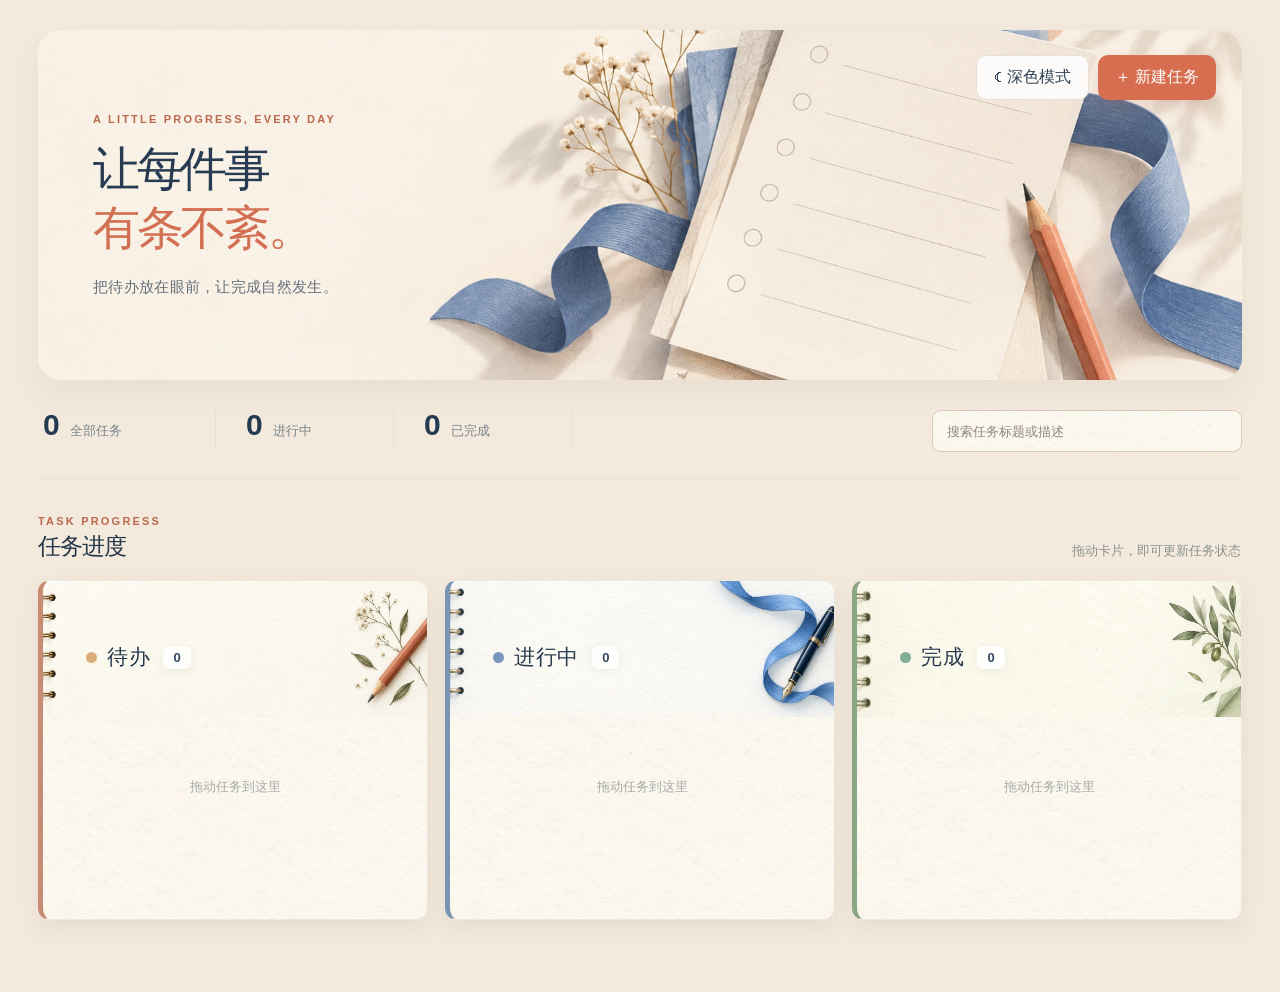
<file: index.html>
<!doctype html>
<html lang="zh-CN">
<head>
  <meta charset="UTF-8" />
  <meta name="viewport" content="width=device-width, initial-scale=1" />
  <title>任务看板</title>
  <link rel="stylesheet" href="./style.css?v=20260922-6" />
</head>
<body>
  <div class="app">
    <header class="topbar">
      <img class="hero-art" src="./assets/task-hero.png" alt="" aria-hidden="true" />
      <div class="hero-content"><p class="eyebrow">A LITTLE PROGRESS, EVERY DAY</p><h1>让每件事<br><em>有条不紊。</em></h1><p class="subtitle">把待办放在眼前，让完成自然发生。</p></div>
      <div class="header-actions"><button id="theme-toggle" class="quiet" type="button" aria-label="切换深色模式">☾ 深色模式</button><button id="add-task" class="primary" type="button">＋ 新建任务</button></div>
    </header>
    <main>
      <section class="summary" aria-label="任务概览"><div><strong id="total-count">0</strong><span>全部任务</span></div><div><strong id="active-count">0</strong><span>进行中</span></div><div><strong id="done-count">0</strong><span>已完成</span></div><input id="task-search" class="task-search" type="search" aria-label="搜索任务" placeholder="搜索任务标题或描述" autocomplete="off" /></section>
      <div class="board-heading"><div><p class="section-kicker">TASK PROGRESS</p><h2>任务进度</h2></div><p>拖动卡片，即可更新任务状态</p></div><div class="board" id="board"></div>
    </main>
  </div>
  <dialog id="task-dialog"><form id="task-form" method="dialog"><div class="dialog-head"><h2 id="dialog-title">新建任务</h2><button id="close-dialog" class="icon" type="button" aria-label="关闭">×</button></div><label>任务标题 <span class="required">*</span><input id="task-title" maxlength="100" required placeholder="例如：完成课堂实践演示" /></label><label>描述 <span class="optional">选填</span><textarea id="task-description" rows="4" maxlength="500" placeholder="补充任务内容"></textarea></label><div class="form-row"><label>状态<select id="task-status"><option value="todo">待办</option><option value="doing">进行中</option><option value="done">完成</option></select></label><label>优先级<select id="task-priority"><option value="medium">中</option><option value="high">高</option><option value="low">低</option></select></label></div><div class="dialog-actions"><button id="cancel-dialog" class="quiet" type="button">取消</button><button class="primary" type="submit">保存任务</button></div></form></dialog>
  <script src="./script.js?v=20260922-6" defer></script>
</body>
</html>
</file>
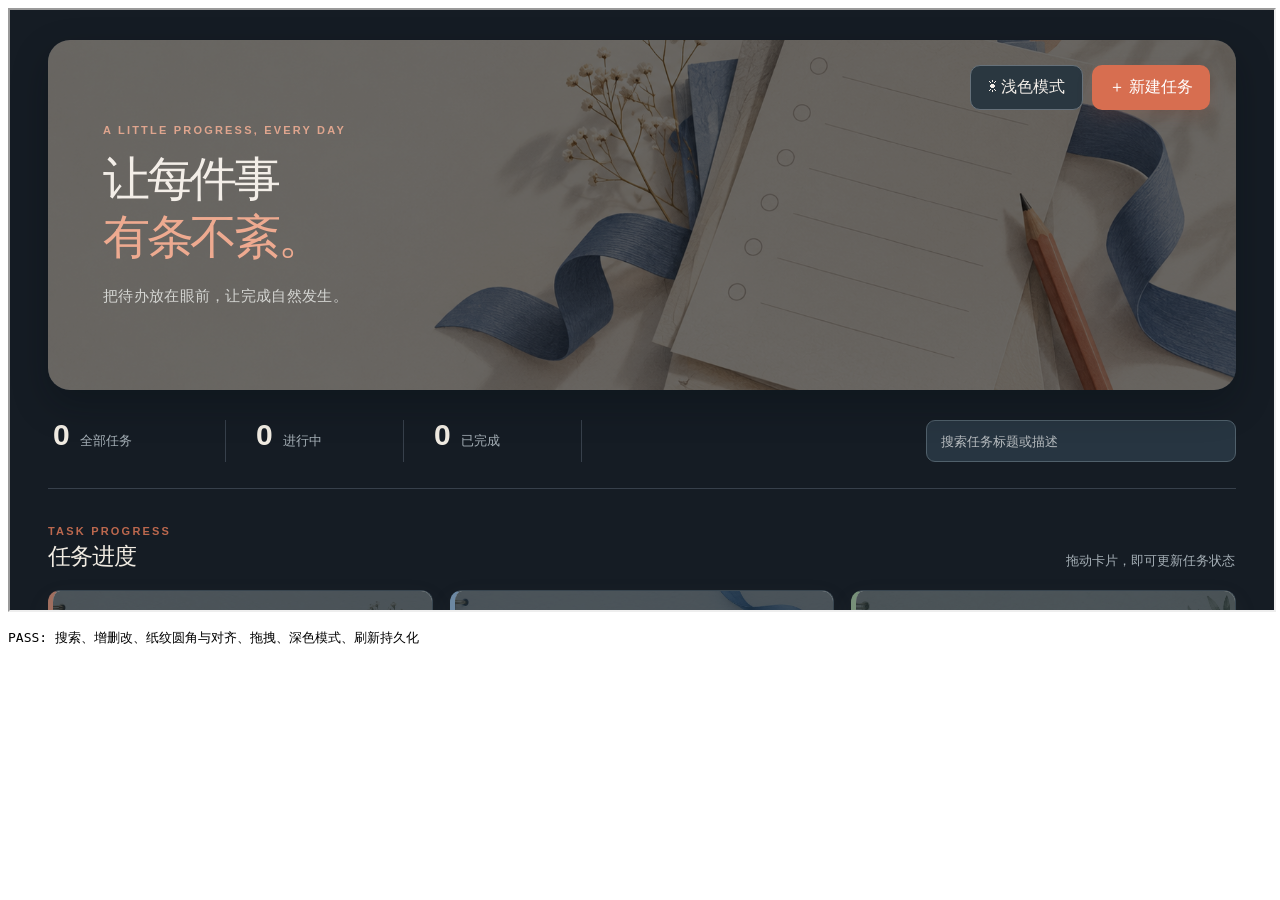
<file: tests/browser-smoke.html>
<!doctype html><meta charset="utf-8"><title>Browser smoke test</title>
<iframe id="app" src="../index.html" style="width:100%;height:600px"></iframe>
<pre id="result">RUNNING</pre>
<script>
const frame = document.querySelector('#app');
let phase = 0;
frame.addEventListener('load', () => {
  const w = frame.contentWindow, d = w.document;
  const check = (ok, message) => { if (!ok) throw Error(message); };
  try {
    if (phase === 0) {
      w.localStorage.clear();
      d.querySelector('#add-task').click();
      d.querySelector('#task-title').value = '测试任务';
      d.querySelector('#task-description').value = '测试描述';
      d.querySelector('#task-priority').value = 'high';
      d.querySelector('#task-form').requestSubmit();
      check(d.querySelector('#total-count').textContent === '1', '新增任务');
      check(d.querySelector('.priority').textContent === '高优先级', '优先级');
      check(d.querySelector('.card').classList.contains('priority-high'), '整卡优先级颜色');
      const firstCard = d.querySelector('.card');
      check(w.getComputedStyle(firstCard).borderTopLeftRadius === '10px', '圆角纸纹卡片');
      check(w.getComputedStyle(firstCard).backgroundImage.includes('card-high-paper.webp'), '任务卡纸纹');
      const textLefts = [firstCard.querySelector('.priority'), firstCard.querySelector('h3'), firstCard.querySelector('p')].map(el => el.getBoundingClientRect().left);
      check(Math.max(...textLefts) - Math.min(...textLefts) < 1, '优先级标题描述左对齐');
      d.querySelector('.card').click();
      check(d.querySelector('.card').classList.contains('actions-visible'), '点击卡片显示操作');
      d.querySelector('.card-actions button').click();
      d.querySelector('#task-title').value = '已编辑任务';
      d.querySelector('#task-form').requestSubmit();
      check(d.querySelector('.card h3').textContent === '已编辑任务', '编辑任务');
      const search = d.querySelector('#task-search');
      search.value = '不存在'; search.dispatchEvent(new Event('input', {bubbles:true}));
      check(!d.querySelector('.card') && d.querySelector('.empty').textContent === '没有匹配的任务', '无搜索结果');
      check(d.querySelector('#total-count').textContent === '1', '搜索不改变总数');
      search.value = '测试描述'; search.dispatchEvent(new Event('input', {bubbles:true}));
      check(d.querySelector('.card h3')?.textContent === '已编辑任务', '描述搜索');
      search.value = '已编辑'; search.dispatchEvent(new Event('input', {bubbles:true}));
      check(d.querySelector('.card h3')?.textContent === '已编辑任务', '标题搜索');
      search.value = ''; search.dispatchEvent(new Event('input', {bubbles:true}));
      const card = d.querySelector('.card');
      const transfer = new DataTransfer();
      card.dispatchEvent(new DragEvent('dragstart', {bubbles:true,dataTransfer:transfer}));
      d.querySelector('.column.doing').dispatchEvent(new DragEvent('drop', {bubbles:true,dataTransfer:transfer}));
      check(d.querySelector('.column.doing .card h3')?.textContent === '已编辑任务', '拖拽改状态');
      d.querySelector('#theme-toggle').click();
      check(d.body.classList.contains('dark'), '深色模式');
      phase = 1; w.location.reload();
    } else {
      check(d.querySelector('.column.doing .card h3')?.textContent === '已编辑任务', '刷新后任务保留');
      check(d.body.classList.contains('dark'), '刷新后主题保留');
      w.confirm = () => true;
      d.querySelector('.card').click();
      check(d.querySelector('.card').classList.contains('actions-visible'), '刷新后卡片操作');
      d.querySelector('.card-actions .delete').click();
      check(d.querySelector('#total-count').textContent === '0', '删除任务');
      document.querySelector('#result').textContent = 'PASS: 搜索、增删改、纸纹圆角与对齐、拖拽、深色模式、刷新持久化';
    }
  } catch (error) { document.querySelector('#result').textContent = `FAIL: ${error.message}`; }
});
</script>
</file>
<file: style.css>
:root {
  font-family: "Segoe UI", "Microsoft YaHei", "PingFang SC", sans-serif;
  color: #25364a;
  background: #f7f5f0;
  font-synthesis: none;
}
* { box-sizing: border-box; }
body { margin: 0; }
button, input, textarea, select { font: inherit; }
button { cursor: pointer; }
.app { max-width: 1510px; margin: auto; padding: 30px 38px 72px; }
.topbar {
  position: relative; isolation: isolate; overflow: hidden;
  min-height: 350px; border-radius: 22px;
  background: #f6ede0; display: flex; align-items: center;
  padding: 48px 55px;
  box-shadow: 0 15px 36px rgba(76, 58, 39, .06);
}
.hero-art { position: absolute; z-index: -1; inset: 0; width: 100%; height: 100%; object-fit: cover; object-position: center 47%; }
.hero-content { position: relative; max-width: 480px; }
.eyebrow, .section-kicker { margin: 0 0 15px; color: #bc684e; font-size: 11px; font-weight: 800; letter-spacing: .2em; }
h1 { margin: 0; color: #273c52; font-size: clamp(36px, 3.7vw, 55px); letter-spacing: -.07em; line-height: 1.24; font-weight: 800; }
h1 em { font-style: normal; color: #d36f53; }
.subtitle { margin: 21px 0 0; font-size: 15px; color: #66717b; letter-spacing: .02em; }
.header-actions { position: absolute; top: 25px; right: 26px; display: flex; gap: 9px; }
button { border: 0; border-radius: 10px; padding: 11px 17px; font-weight: 700; transition: background .18s, transform .18s, box-shadow .18s; }
button:hover { transform: translateY(-1px); }
button:focus-visible { outline: 3px solid #7294ba; outline-offset: 3px; }
.primary { background: #d76e50; color: #fff; box-shadow: 0 7px 16px #a9543b2b; }
.primary:hover { background: #bd5c41; box-shadow: 0 9px 20px #a9543b37; }
.quiet { background: #ffffffda; color: #314359; border: 1px solid #e7e0d7; }
.quiet:hover { background: #fff; }
.summary { display: flex; gap: 0; margin: 30px 0 36px; border-bottom: 1px solid #e7e2d9; padding: 0 0 26px; }
.summary div { display: flex; align-items: baseline; gap: 12px; min-width: 178px; padding: 0 30px; border-right: 1px solid #e7e2d9; }
.summary div:first-child { padding-left: 5px; }
.summary div:last-child { border: 0; }
.summary strong { font-size: 30px; line-height: 1; letter-spacing: -.05em; color: #253b51; }
.summary span { color: #7a858c; font-size: 13px; }
.board-heading { display: flex; align-items: end; justify-content: space-between; gap: 16px; margin: 0 0 18px; }
.board-heading .section-kicker { margin-bottom: 4px; }
.board-heading h2 { font-size: 23px; margin: 0; letter-spacing: -.04em; }
.board-heading > p { color: #8b928f; margin: 0 1px 2px; font-size: 13px; }
.board { display: grid; grid-template-columns: repeat(3, minmax(0, 1fr)); gap: 17px; align-items: start; }
.column { min-height: 390px; padding: 20px; background: #fffdfa; border: 1px solid #ede8df; border-radius: 15px; transition: background .2s, border .2s; }
.column.drag-over { background: #eef3f8; border: 1px dashed #6e92b9; }
.column-head { display: flex; align-items: center; gap: 10px; padding: 0 1px 17px; border-bottom: 1px solid #f0ece5; }
.column-head h2 { font-size: 15px; margin: 0; flex: 1; letter-spacing: .02em; }
.dot { width: 8px; height: 8px; border-radius: 50%; }
.todo .dot { background: #dbad7b; }
.doing .dot { background: #7996bd; }
.done .dot { background: #7fae94; }
.count { font-size: 12px; color: #67768a; background: #f5f2eb; border-radius: 7px; padding: 4px 9px; min-width: 24px; text-align: center; }
.cards { display: flex; flex-direction: column; gap: 10px; min-height: 250px; padding-top: 16px; }
.card { background: #fff; border: 1px solid #ebe7df; border-radius: 11px; padding: 17px; box-shadow: 0 5px 14px #766d5c0d; cursor: grab; transition: transform .18s, box-shadow .18s, border .18s; }
.card:hover { transform: translateY(-2px); box-shadow: 0 9px 21px #766d5c17; border-color: #dacfc1; }
.card:active { cursor: grabbing; }
.card.dragging { opacity: .45; }
.card-top { display: flex; justify-content: space-between; align-items: center; gap: 10px; }
.priority { font-size: 11px; font-weight: 750; padding: 5px 9px; border-radius: 6px; }
.priority.high { color: #b94d41; background: #faeae5; }
.priority.medium { color: #a97327; background: #fbf1db; }
.priority.low { color: #398265; background: #e8f4eb; }
.card h3 { font-size: 16px; margin: 14px 0 7px; line-height: 1.45; overflow-wrap: anywhere; color: #273b50; }
.card p { font-size: 13px; color: #788594; line-height: 1.65; margin: 0 0 16px; white-space: pre-wrap; overflow-wrap: anywhere; }
.card-actions { display: flex; gap: 6px; justify-content: flex-end; margin-top: 14px; padding-top: 10px; border-top: 1px solid #f4f1ea; }
.card-actions button { padding: 5px 8px; background: transparent; color: #73839a; font-size: 12px; }
.card-actions button:hover { background: #f2f5f8; color: #3c6388; }
.card-actions .delete:hover { color: #c45651; background: #faeeee; }
.empty { color: #a7aaa7; text-align: center; font-size: 13px; padding: 96px 10px 50px; }
dialog { border: 1px solid #ece5dc; border-radius: 18px; padding: 0; width: min(490px, calc(100% - 32px)); background: #fffdfa; color: #25364a; box-shadow: 0 25px 80px #17233c40; }
dialog::backdrop { background: #15223c90; }
form { padding: 29px; }
.dialog-head { display: flex; justify-content: space-between; align-items: center; margin-bottom: 26px; }
.dialog-head h2 { margin: 0; font-size: 22px; }
.icon { background: transparent; font-size: 28px; line-height: 1; padding: 0 4px; color: #7b8799; }
label { display: block; font-size: 13px; font-weight: 700; margin-bottom: 19px; }
input, textarea, select { display: block; width: 100%; margin-top: 9px; border: 1px solid #deddd7; border-radius: 9px; padding: 11px 12px; background: #fff; color: #25364a; outline: 0; }
input:focus, textarea:focus, select:focus { border-color: #6e92b9; box-shadow: 0 0 0 3px #6e92b922; }
textarea { resize: vertical; }
.required { color: #d76557; }
.optional { font-weight: 400; color: #9aa5b3; }
.form-row { display: grid; grid-template-columns: 1fr 1fr; gap: 14px; }
.dialog-actions { display: flex; justify-content: flex-end; gap: 10px; margin-top: 10px; }
body.dark { background: #151c24; color: #e9e4da; }
body.dark .topbar { background: #f6ede0; }
body.dark .summary { border-color: #37404b; }
body.dark .summary div { border-color: #37404b; }
body.dark .summary strong, body.dark .board-heading h2 { color: #f0ebe2; }
body.dark .board-heading > p, body.dark .summary span { color: #a6b0b7; }
body.dark .column { background: #202a34; border-color: #35404a; }
body.dark .column.drag-over { background: #2a4054; border-color: #7696b8; }
body.dark .column-head, body.dark .card-actions { border-color: #39434d; }
body.dark .count { background: #34404d; color: #d7e0e9; }
body.dark .card, body.dark dialog { background: #293541; border-color: #3a4956; color: #e9eef6; }
body.dark .card h3 { color: #f0f3f5; }
body.dark .card p { color: #aebac4; }
body.dark .empty { color: #98a5ae; }
body.dark input, body.dark textarea, body.dark select { background: #1c2731; color: #e9eef6; border-color: #42505c; }
body.dark .card-actions button:hover { background: #354251; }
@media (max-width: 900px) {
  .app { padding: 20px 18px 48px; }
  .topbar { min-height: 320px; padding: 38px 35px; }
  .hero-content { max-width: 390px; }
  .board { grid-template-columns: 1fr; }
  .column { min-height: 180px; }
  .cards { min-height: 100px; }
  .empty { padding: 44px 10px; }
}
@media (max-width: 600px) {
  .topbar { min-height: 400px; align-items: start; padding: 94px 24px 28px; }
  .hero-art { width: 170%; max-width: none; left: -45%; object-position: center; opacity: .76; }
  .hero-content { background: #f6ede0db; border-radius: 8px; padding: 4px 8px 8px 0; }
  h1 { font-size: 38px; }
  .header-actions { left: 18px; right: 18px; top: 18px; }
  .header-actions button { flex: 1; padding: 10px 9px; font-size: 12px; }
  .summary { justify-content: space-between; margin: 24px 0 29px; padding-bottom: 20px; }
  .summary div { flex-direction: column; gap: 4px; min-width: 0; flex: 1; padding: 0 10px; }
  .summary div:first-child { padding-left: 0; }
  .summary strong { font-size: 25px; }
  .summary span { font-size: 11px; }
  .board-heading { align-items: start; flex-direction: column; gap: 7px; }
}

/* Focused refinements: themed hero, status ornaments, and priority-colored task cards. */
body.dark .topbar { background: #1d2832; box-shadow: 0 15px 36px #050a0e45; }
body.dark .hero-art { filter: brightness(.42) saturate(.88); }
body.dark .eyebrow { color: #dfa58e; }
body.dark h1 { color: #f3eee8; }
body.dark h1 em { color: #eeaa90; }
body.dark .subtitle { color: #d4d5d2; }
body.dark .topbar .quiet { background: #25333ee8; border-color: #66717a; color: #f3eee8; }
body.dark .topbar .quiet:hover { background: #344450; }
.column-head { position: relative; overflow: hidden; min-height: 74px; align-items: flex-start; padding-top: 8px; }
.column-head .dot { margin-top: 6px; position: relative; z-index: 1; }
.column-head h2 { flex: 0 0 auto; position: relative; z-index: 1; }
.column-head .count { margin-left: 2px; position: relative; z-index: 1; }
.card { position: relative; overflow: hidden; min-height: 128px; }
.card:focus-visible { outline: 3px solid #7294ba; outline-offset: 2px; }
.card.priority-high { background: #fff0ed; border-color: #f0cbc4; }
.card.priority-medium { background: #fff7e9; border-color: #eddfbf; }
.card.priority-low { background: #edf8f0; border-color: #cde8d5; }
.card.priority-high:hover { border-color: #dfa89e; }
.card.priority-medium:hover { border-color: #d9c68f; }
.card.priority-low:hover { border-color: #a6d5b5; }
.card.priority-high .priority.high { background: #f7dcd6; }
.card.priority-medium .priority.medium { background: #f6e7bd; }
.card.priority-low .priority.low { background: #d8eddd; }
.card-actions {
  position: absolute; inset: 0; z-index: 2; margin: 0; padding: 0;
  border: 0; border-radius: inherit;
  display: flex; align-items: center; justify-content: center; gap: 11px;
  opacity: 0; visibility: hidden; pointer-events: none;
  transition: opacity .16s, visibility .16s;
}
.priority-high .card-actions { background: #fff0edf2; }
.priority-medium .card-actions { background: #fff7e9f2; }
.priority-low .card-actions { background: #edf8f0f2; }
.card.actions-visible .card-actions { opacity: 1; visibility: visible; pointer-events: auto; }
.card-actions button { min-width: 82px; padding: 10px 13px; background: #ffffffeb; border: 1px solid #d9d5cb; color: #344960; font-size: 13px; box-shadow: 0 3px 10px #413a3212; }
.card-actions button:hover { background: #fff; color: #274967; }
.card-actions .delete { color: #b95048; border-color: #e9c6c0; }
.card-actions .delete:hover { background: #fff; color: #a33d38; }
body.dark .card.priority-high { background: #483238; border-color: #7e4a50; }
body.dark .card.priority-medium { background: #494234; border-color: #816c45; }
body.dark .card.priority-low { background: #30473c; border-color: #527966; }
body.dark .card.priority-high .priority.high { color: #ffbdb3; background: #623e43; }
body.dark .card.priority-medium .priority.medium { color: #f1d08b; background: #63543b; }
body.dark .card.priority-low .priority.low { color: #acd9b8; background: #3d5d4d; }
body.dark .priority-high .card-actions { background: #483238f2; }
body.dark .priority-medium .card-actions { background: #494234f2; }
body.dark .priority-low .card-actions { background: #30473cf2; }
body.dark .card-actions button { background: #f2eee8; border-color: #d2c8c0; color: #293e52; }
body.dark .card-actions .delete { color: #a3433f; }
@media (max-width: 600px) {
  body.dark .hero-content { background: #1d2832d9; }
}

/* Full notebook headers and compact task cards. */
.column {
  min-height: 340px;
  padding: 0 16px 18px;
  overflow: hidden;
  border-left-width: 5px;
  border-radius: 12px;
  background: #fffdf8 url('./assets/paper-texture.webp') repeat;
  background-size: 360px 360px;
  box-shadow: 0 9px 23px #6e625719;
}
.column.todo { border-left-color: #c68b72; }
.column.doing { border-left-color: #7895b4; }
.column.done { border-left-color: #8ba685; }
.column-head {
  margin: 0 -16px 0 -16px;
  padding: 43px 22px 27px 43px;
  min-height: 136px;
  align-items: center;
  gap: 10px;
  border: 0;
  background-size: 100% 100%;
  background-position: center center;
  background-repeat: no-repeat;
}
.todo .column-head { background-image: url('./assets/notebook-todo-v2.webp'); }
.doing .column-head { background-image: url('./assets/notebook-doing-v2.webp'); }
.done .column-head { background-image: url('./assets/notebook-done-v2.webp'); }
.column-head .dot { width: 11px; height: 11px; margin-top: 0; flex: 0 0 auto; }
.column-head h2 { font-size: 21px; font-weight: 850; color: #26394b; letter-spacing: .035em; text-shadow: 0 1px #fffcf6; }
.column-head .count { margin-left: 3px; background: #ffffffd9; color: #334960; font-weight: 800; font-size: 13px; padding: 4px 10px; box-shadow: 0 2px 8px #74685b1a; }
.cards { min-height: 172px; padding-top: 9px; gap: 9px; }
.card { min-height: 0; padding: 11px 14px 12px; }
.card .priority { font-size: 10px; padding: 4px 7px; }
.card h3 { margin: 8px 0 3px; font-size: 15px; line-height: 1.38; }
.card p { margin: 0; font-size: 12px; line-height: 1.45; }
.empty { padding: 52px 10px; }
body.dark .column { background: #2b3945 url('./assets/paper-texture.webp') repeat; background-size: 360px 360px; background-blend-mode: multiply; border-color: #394650; }
body.dark .column.todo { border-left-color: #9f6e5f; }
body.dark .column.doing { border-left-color: #6c88a3; }
body.dark .column.done { border-left-color: #779079; }
body.dark .column-head::before { content: ''; position: absolute; inset: 0; background: #17232cc4; pointer-events: none; }
body.dark .column-head h2 { color: #f7efe4; text-shadow: none; }
body.dark .column-head .count { background: #263744e8; color: #f5f0e8; }
@media (max-width: 900px) {
  .column { min-height: 270px; }
  .column-head { min-height: 132px; }
  .cards { min-height: 100px; }
}


/* Warm workspace and straight-edged priority paper cards. */
:root { background: #f3eadd; }
body { min-height: 100vh; background: #f3eadd; }
body.dark { background: #151c24; }
.card { border-radius: 0; box-shadow: 2px 3px 0 #66554512; }
.card:hover { box-shadow: 3px 5px 0 #6655451a; }
.card.priority-high { background: #fbe6e3 url('./assets/card-high-paper.webp') repeat; background-size: 320px 320px; border-color: #edc4be; }
.card.priority-medium { background: #fff1d3 url('./assets/card-medium-paper.webp') repeat; background-size: 320px 320px; border-color: #e8d59d; }
.card.priority-low { background: #e9f4e8 url('./assets/card-low-paper.webp') repeat; background-size: 320px 320px; border-color: #c9dfc9; }
.card .priority, .card-actions, .card-actions button { border-radius: 0; }
body.dark .card.priority-high { background: #593b40 url('./assets/card-high-paper.webp') repeat; background-size: 320px 320px; background-blend-mode: multiply; border-color: #9a676d; }
body.dark .card.priority-medium { background: #5d5137 url('./assets/card-medium-paper.webp') repeat; background-size: 320px 320px; background-blend-mode: multiply; border-color: #9a8455; }
body.dark .card.priority-low { background: #355344 url('./assets/card-low-paper.webp') repeat; background-size: 320px 320px; background-blend-mode: multiply; border-color: #62836e; }

/* Search and aligned, rounded paper task cards. */
.summary .task-search {
  flex: 0 0 310px;
  width: 310px;
  height: 42px;
  margin: 0 0 0 auto;
  align-self: center;
  padding: 9px 14px;
  border: 1px solid #d9cbbc;
  border-radius: 9px;
  background: #fffdf8 url('./assets/paper-texture.webp') repeat;
  background-size: 320px 320px;
  color: #273b50;
  font-size: 13px;
}
.summary .task-search::placeholder { color: #91877c; }
.summary .task-search:focus { border-color: #c57f67; box-shadow: 0 0 0 3px #c57f6724; }
body.dark .summary .task-search { background: #273541; border-color: #50606b; color: #f2efe9; }
body.dark .summary .task-search::placeholder { color: #b8bdc0; }
.card { border-radius: 10px; }
.card .priority { padding: 0 !important; background: transparent !important; border-radius: 0; }
.card-actions { border-radius: inherit; }
.card-actions button { border-radius: 7px; }
@media (max-width: 1050px) {
  .summary { flex-wrap: wrap; row-gap: 16px; }
  .summary .task-search { flex: 0 0 100%; width: 100%; margin: 0; }
}
</file>
